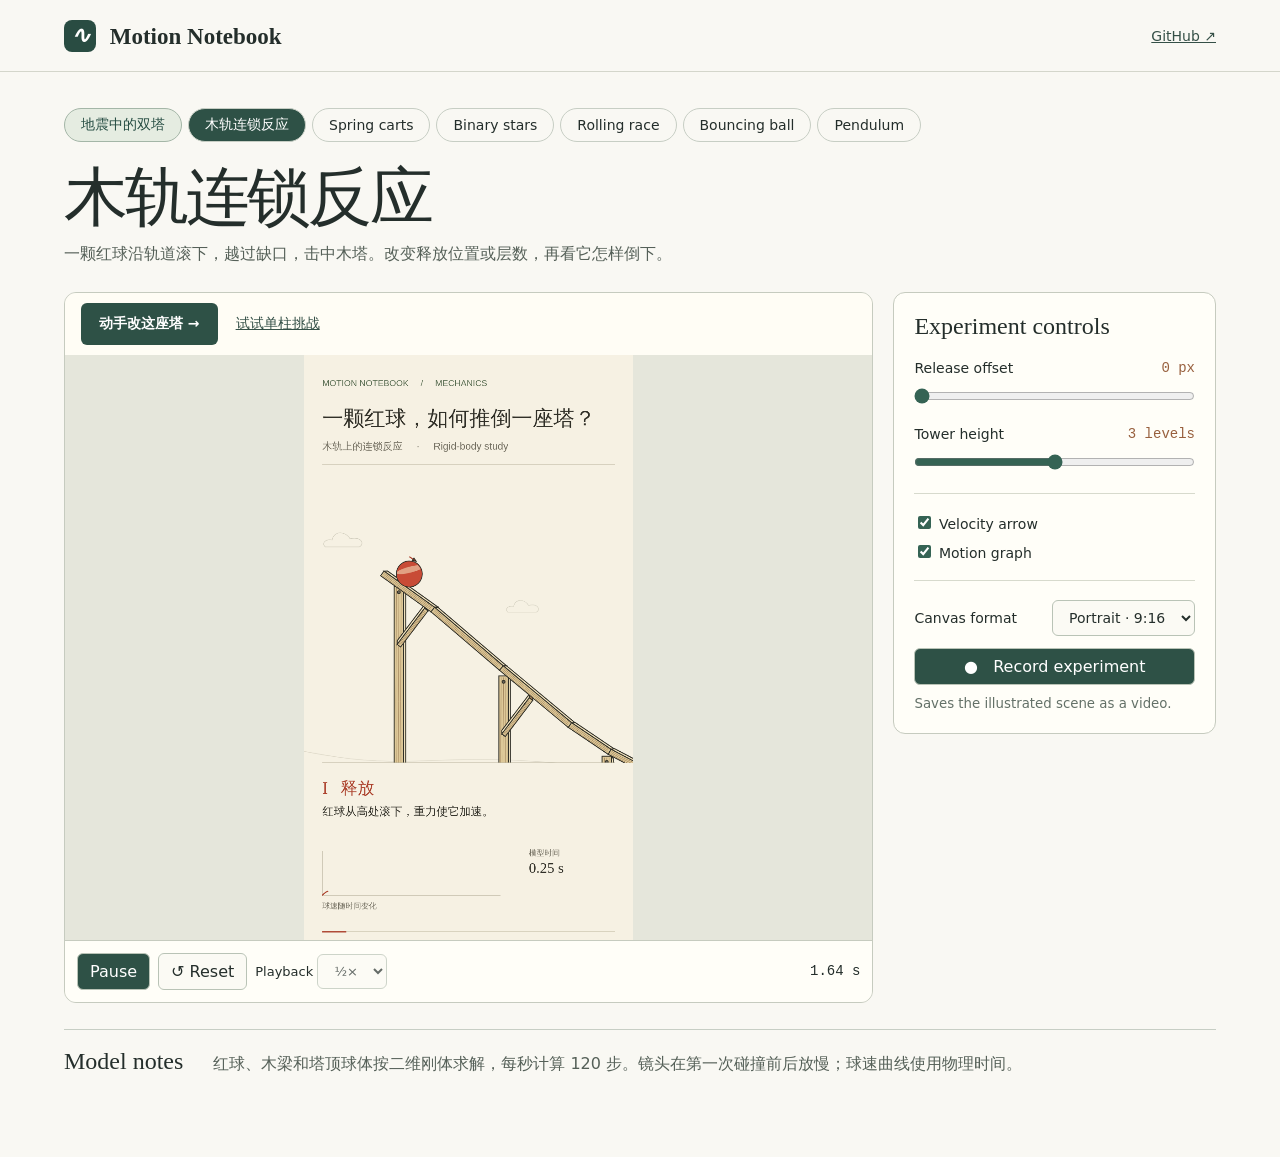
<file: index.html>
<!doctype html><html lang="en"><meta charset="utf-8"><meta name="viewport" content="width=device-width,initial-scale=1"><title>Motion Notebook · Physics studio</title><link rel="stylesheet" href="style.css">
<header><b><i>∿</i> Motion Notebook</b><a href="https://github.com/Yves-cyx/Physics-simulation">GitHub ↗</a></header>
<main><nav aria-label="Experiment"><a class="seismic-entry" href="./seismic.html" lang="zh-CN">地震中的双塔</a><button class="tab" data-mode="cascade">木轨连锁反应</button><button class="tab" data-mode="carts">Spring carts</button><button class="tab" data-mode="binary">Binary stars</button><button class="tab" data-mode="race">Rolling race</button><button class="tab active" data-mode="bounce">Bouncing ball</button><button class="tab" data-mode="pendulum">Pendulum</button></nav>
<h1 id="title">The bouncing ball.</h1><p id="intro">Drop a basketball onto hardwood and follow the energy through each rebound.</p>
<section class="studio"><article><div id="towerEntry"><a id="buildTower" href="./tower.html">动手改这座塔 →</a><a href="./tower.html">试试单柱挑战</a></div><canvas id="field" width="1000" height="640" aria-label="Animated experiment with scale, velocity and live motion graph"></canvas><div class="transport"><button id="play">Pause</button><button id="reset">↺ Reset</button><label>Playback <select id="rate"><option value=".25">¼×</option><option value=".5" selected>½×</option><option value="1">1×</option></select></label><output id="clock">0.00 s</output></div></article>
<aside><h2>Experiment controls</h2><div id="params"></div><hr><label class="check"><input id="vector" type="checkbox" checked> Velocity arrow</label><label class="check"><input id="trace" type="checkbox" checked> Motion graph</label><hr><label class="layout">Canvas format <select id="format"><option value="portrait">Portrait · 9:16</option><option value="wide">Landscape</option></select></label><label class="check" id="guideLabel"><input id="guide" type="checkbox" checked> Guided replay · 12 seconds</label><button id="record">● &nbsp; Record experiment</button><small id="status" role="status">Saves the illustrated scene as a video.</small></aside></section>
<section class="notes"><h2>Model notes</h2><p id="model"></p></section></main><script src="vendor/matter.min.js"></script><script type="module" src="studio.js"></script></html>
</file>
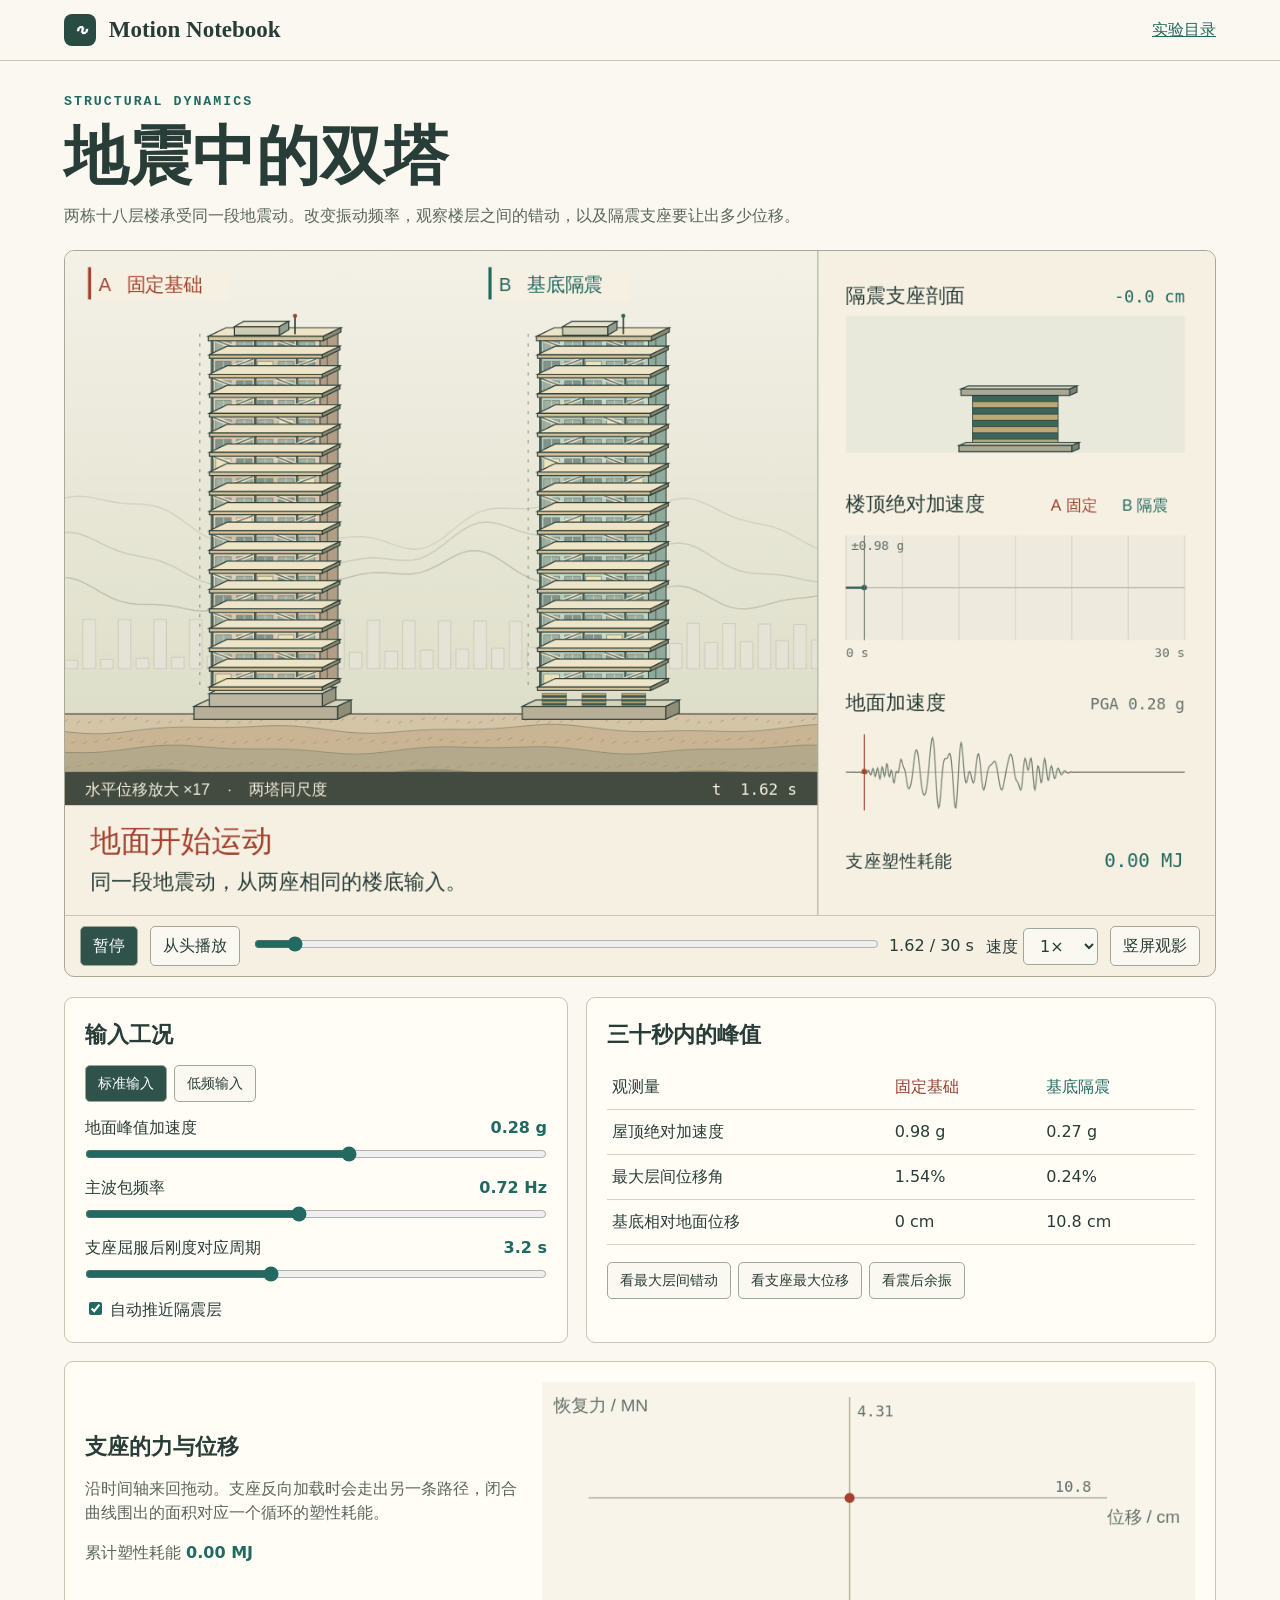
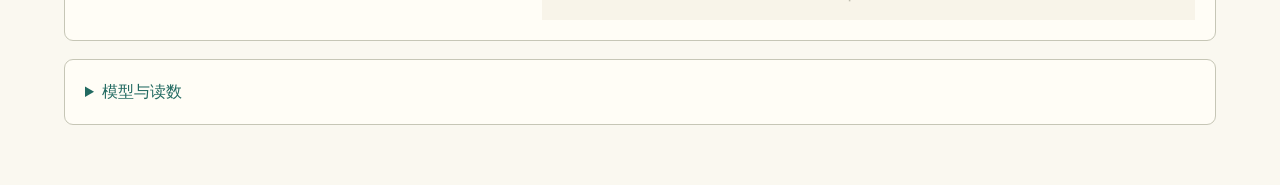
<file: seismic.html>
<!doctype html>
<html lang="zh-CN"><head>
<meta charset="utf-8"><meta name="viewport" content="width=device-width, initial-scale=1">
<title>地震中的双塔 · Motion Notebook</title>
<link rel="stylesheet" href="seismic.css"></head>
<body><header><a class="brand" href="./index.html"><i>∿</i> Motion Notebook</a><a href="./index.html">实验目录</a></header>
<main><div class="heading"><p class="kicker">STRUCTURAL DYNAMICS</p><h1>地震中的双塔</h1><p>两栋十八层楼承受同一段地震动。改变振动频率，观察楼层之间的错动，以及隔震支座要让出多少位移。</p></div>
<section class="viewer" aria-label="结构动画与播放控制"><canvas id="scene" width="1100" height="635" role="img" aria-label="两座十八层建筑在同一地震下的响应。左侧固定基础，右侧基底隔震。"></canvas>
<div class="transport"><button id="play">暂停</button><button id="restart">从头播放</button><label class="timeline"><span class="sr">模拟时间</span><input id="time" type="range" min="0" max="30" step="0.0166667" value="0"></label><output id="clock" for="time">0.00 / 30 s</output><label>速度 <select id="speed"><option value=".25">¼×</option><option value=".5">½×</option><option value="1" selected>1×</option></select></label><button id="cinema" aria-pressed="false">竖屏观影</button></div></section>
<div class="panels"><section><h2>输入工况</h2><div class="presets"><button id="reference">标准输入</button><button id="resonant">低频输入</button></div>
<label class="field" for="pga">地面峰值加速度 <output id="pgaValue"></output></label><input id="pga" type="range" min="0.05" max=".45" step=".01" value=".28">
<label class="field" for="frequency">主波包频率 <output id="frequencyValue"></output></label><input id="frequency" type="range" min=".35" max="1.15" step=".01" value=".72">
<label class="field" for="period">支座屈服后刚度对应周期 <output id="periodValue"></output></label><input id="period" type="range" min="2" max="5" step=".1" value="3.2">
<label class="check"><input id="follow" type="checkbox" checked> 自动推近隔震层</label>
</section><section><h2>三十秒内的峰值</h2>
<table><thead><tr><th scope="col">观测量</th><th scope="col">固定基础</th><th scope="col">基底隔震</th></tr></thead><tbody>
<tr><th scope="row">屋顶绝对加速度</th><td id="fa"></td><td id="ia"></td></tr>
<tr><th scope="row">最大层间位移角</th><td id="fd"></td><td id="idrift"></td></tr>
<tr><th scope="row">基底相对地面位移</th><td>0 cm</td><td id="ib"></td></tr></tbody></table>
<div class="events"><button id="jumpDrift">看最大层间错动</button><button id="jumpBase">看支座最大位移</button><button id="jumpTail">看震后余振</button></div><p id="eventNote" role="status"></p>
</section><section class="loop"><div><h2>支座的力与位移</h2><p>沿时间轴来回拖动。支座反向加载时会走出另一条路径，闭合曲线围出的面积对应一个循环的塑性耗能。</p><p class="energy">累计塑性耗能 <output id="energy"></output></p></div><canvas id="loop" width="780" height="284" role="img" aria-label="隔震支座的恢复力与水平位移滞回曲线"></canvas></section></div>
<details><summary>模型与读数</summary><p>两塔上部完全相同，每层高 3.4 m，各层质量和侧向刚度随高度递减。固定基础模型有 18 个水平自由度，隔震模型增加 1 个基底自由度。楼层间以线弹性剪切弹簧和黏性阻尼器连接，隔震层采用双线性随动硬化与并联黏性阻尼。支座图显示弹塑性恢复力，黏性阻尼单独参与动力计算。</p><p>地震动由五个有限时长的波包合成，21 s 后停止输入。积分步长为 1/300 s，读数以 60 Hz 采样。层间位移角取相邻楼板的水平位移差除以层高。动画放大了水平位移，两塔使用相同倍率。上部结构仅模拟弹性水平响应，未考虑扭转、损伤或倒塌。</p></details>
</main><script type="module" src="seismic-page.mjs"></script></body></html>
</file>
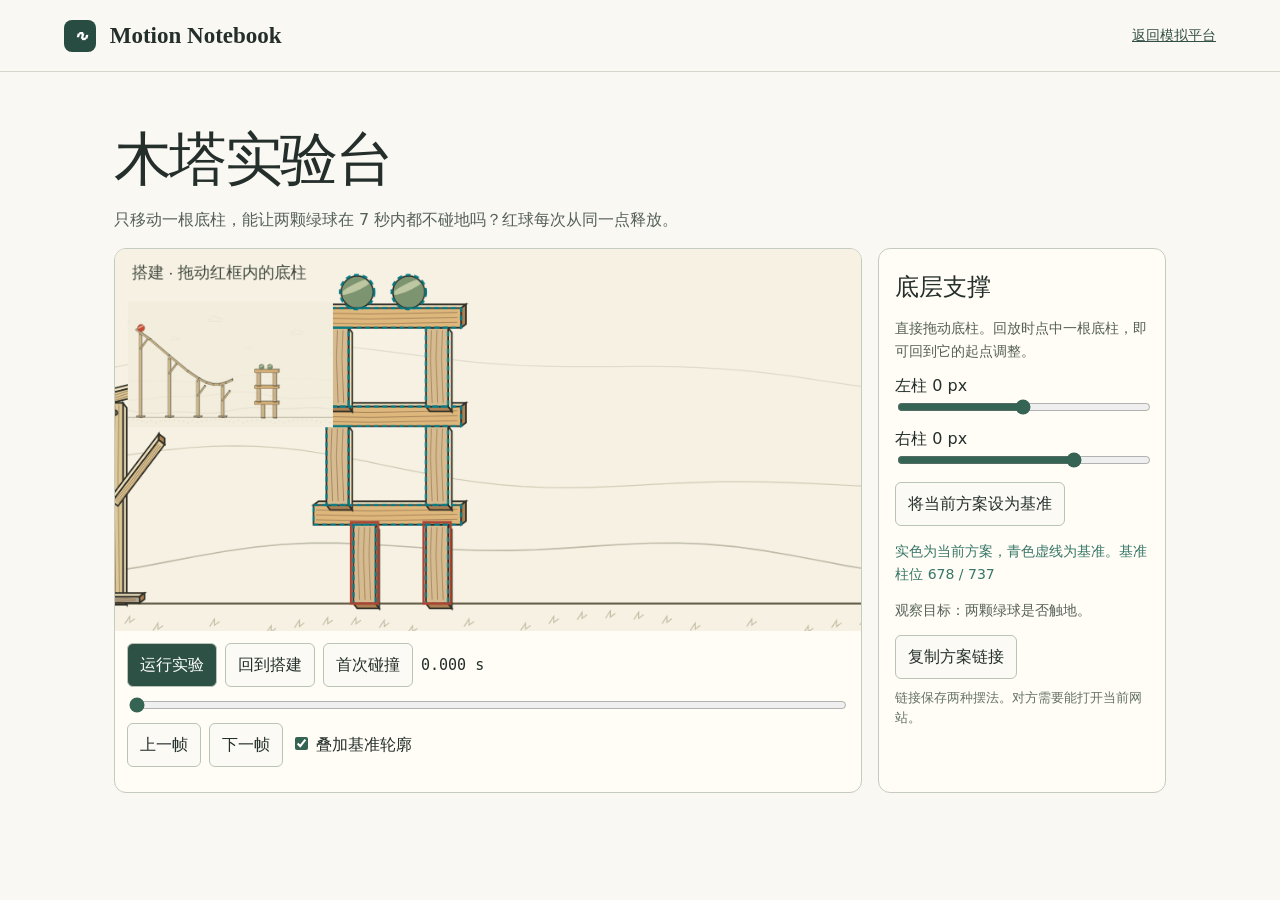
<file: tower.html>
<!doctype html><html lang="zh-CN"><meta charset="utf-8"><meta name="viewport" content="width=device-width,initial-scale=1"><title>木塔实验台 · Motion Notebook</title><link rel="stylesheet" href="style.css">
<style>
main{max-width:1180px}h1{font-size:clamp(34px,5vw,58px)}.bench{display:grid;grid-template-columns:minmax(0,2.6fr) minmax(215px,1fr);gap:16px}.panel{border:1px solid #c6cbbf;border-radius:12px;background:#fffdf5;padding:16px}.surface{padding:0;overflow:hidden}.tools{display:flex;align-items:center;gap:8px;flex-wrap:wrap;padding:12px}.tools input{width:100%}#world{touch-action:none}#eventJump{border-color:#458379;color:#245c52;background:#eef6f0}.tools button,.settings button{min-height:44px}.primary{background:#2e5146;color:white}.settings label{display:block;margin:14px 0}.settings input[type=range]{display:block;width:100%}#readout{font:15px monospace}h2{margin:6px 0 12px}.settings p{font-size:14px}.legend{color:#377669}#note{min-height:1.5em}#shareurl{width:100%}@media(max-width:760px){.bench{grid-template-columns:1fr}}
</style>
<header><b><i>∿</i> Motion Notebook</b><a href="./index.html">返回模拟平台</a></header><main><h1>木塔实验台</h1><p><span id="task">只移动一根底柱，能让两颗绿球在 7 秒内都不碰地吗？红球每次从同一点释放。</span></p>
<div class="bench"><div class="panel surface"><canvas width="880" height="450" id="world" aria-label="木塔与两根可水平拖动的底柱，亦可用位置滑块操作"></canvas>
<div class="tools"><button id="eventJump" hidden></button><button id="run" class="primary">运行实验</button><button id="edit">回到搭建</button><button id="hit">首次碰撞</button><output id="readout"></output><input id="timeline" type="range" min="0" max="840" value="0" step="1" aria-label="逐帧时间轴"><button id="back">上一帧</button><button id="next">下一帧</button><label><input type="checkbox" id="ghost" checked style="width:auto"> 叠加基准轮廓</label></div></div>
<div class="panel settings"><h2>底层支撑</h2><p>直接拖动底柱。回放时点中一根底柱，即可回到它的起点调整。</p><label>左柱 <output id="leftVal"></output><input id="left" type="range" min="640" max="753"></label><label>右柱 <output id="rightVal"></output><input id="right" type="range" min="640" max="753"></label>
<button id="pin">将当前方案设为基准</button><p class="legend" id="basis"></p><p id="result"></p><button id="share">复制方案链接</button><small id="scope"></small><input hidden readonly id="shareurl" aria-label="方案链接"><p id="note" role="status"></p></div></div></main>
<script src="vendor/matter.min.js"></script><script type="module" src="tower.mjs"></script></html>
</file>
<file: style.css>
*{box-sizing:border-box}body{margin:0;background:#f9f8f3;color:#242e2b;font:16px system-ui,sans-serif}header{height:72px;padding:0 max(5vw,24px);border-bottom:1px solid #d4d6cb;display:flex;align-items:center;justify-content:space-between}header b{font: bold 23px Georgia}header i{display:inline-grid;place-items:center;background:#294c42;color:#fff;width:32px;height:32px;border-radius:8px;margin-right:8px}a{color:#355047;font-size:14px}main{max-width:1380px;margin:auto;padding:36px 5vw}button,select{font:inherit;color:inherit;cursor:pointer}nav{display:flex;gap:6px}.tab{border:1px solid #c7cec4;border-radius:30px;padding:7px 16px;background:transparent;font-size:14px}.active,#play,#record{background:#2e5146;color:white}h1{font:normal clamp(38px,5vw,74px)/1.05 Georgia,serif;letter-spacing:-.045em;margin:22px 0 10px}p{color:#556058;line-height:1.6}#intro{margin:0 0 25px}.studio{display:grid;grid-template-columns:minmax(0,1fr) minmax(245px,28%);gap:20px}article,aside{border:1px solid #c6cbbf;border-radius:12px;overflow:hidden;background:#fffef8}canvas{width:100%;display:block}button,select{background:#fbfaf4;border:1px solid #b9c3b6;border-radius:6px;padding:8px 12px}button:hover{filter:brightness(.94)}.transport{display:flex;align-items:center;gap:8px;border-top:1px solid #c6cbbf;padding:12px;flex-wrap:wrap}.transport label{font-size:13px}.transport output{margin-left:auto;font:14px monospace}aside{padding:20px}h2{font:normal 24px Georgia;margin:0 0 20px}.param{display:block;margin:18px 0}.param span{display:flex;justify-content:space-between;font-size:14px}.param output{font-family:monospace;color:#98603e}.param input{width:100%;margin:12px 0 0}input{accent-color:#356354}hr{border:0;border-top:1px solid #d7dacd;margin:19px 0}.check{display:block;font-size:14px;margin:10px 0}#record{width:100%}small{display:block;color:#647168;margin-top:9px;line-height:1.45}button:disabled{cursor:default;opacity:.6}.notes{display:flex;align-items:baseline;gap:30px;border-top:1px solid #c7cec4;margin:26px 0;padding-top:18px}.notes h2{white-space:nowrap}.notes p{margin:0;max-width:860px}@media(max-width:780px){main{padding:22px 4vw}.studio{grid-template-columns:1fr}header{height:54px}.notes{display:block}.notes h2{margin-bottom:5px}}
article{align-self:start;background:#e5e6db}canvas.portrait{width:auto;height:min(65vh,720px);max-width:100%;max-height:177.77vw;margin:auto}.transport{background:#fffef8}.layout{display:flex;align-items:center;justify-content:space-between;gap:6px;font-size:14px}.layout select{font-size:14px}.check[hidden]{display:none}#record{margin-top:12px}aside{align-self:start}
nav{flex-wrap:wrap}

#towerEntry{background:#fffdf5;padding:10px 16px;display:flex;align-items:center;gap:18px;flex-wrap:wrap}#towerEntry[hidden]{display:none}#buildTower{display:inline-block;border-radius:6px;background:#2e5146;color:white;text-decoration:none;padding:12px 18px;font-weight:600}

.seismic-entry{font-size:14px;padding:7px 16px;border:1px solid #a4b6a7;border-radius:30px;display:inline-flex;align-items:center;text-decoration:none;background:#e5ece1;color:#254c42;white-space:nowrap}
</file>
<file: seismic.css>
*{box-sizing:border-box}
:root{--ink:#293d38;--teal:#226a61;--muted:#5b665d;--line:#c6c6b6;--paper:#faf8f0;--serif:"Noto Serif CJK SC","Songti SC",Georgia,serif}
body{margin:0;background:var(--paper);color:var(--ink);font:16px/1.5 system-ui,"Noto Sans CJK SC",sans-serif}
header{padding:14px max(5vw,20px);display:flex;align-items:center;justify-content:space-between;border-bottom:1px solid var(--line)}
a{color:var(--teal)}.brand{font:bold 23px Georgia,serif;text-decoration:none;color:var(--ink)}.brand i{display:inline-grid;place-items:center;background:#294c42;color:white;width:32px;height:32px;border-radius:8px;margin-right:7px}
main{width:min(90%,1180px);margin:32px auto 60px}.heading{margin-bottom:22px}.kicker{color:var(--teal);font:700 .83rem/1.4 monospace;letter-spacing:.15em;margin:0}
h1,h2{font-family:var(--serif);font-weight:600}h1{font-size:clamp(2.2rem,5vw,4.4rem);line-height:1.2;margin:7px 0 9px}h2{margin:0 0 13px;font-size:1.4rem}
p{margin:8px 0;color:var(--muted)}.viewer{overflow:hidden;background:#f5f0e2;border:1px solid #aaa998;border-radius:10px}canvas{width:100%;height:auto;display:block}
button,select{font:inherit;color:var(--ink);background:var(--paper);border:1px solid #9ea899;border-radius:5px;padding:7px 12px;cursor:pointer}
button:hover,select:hover{background:#e6e9dc}button:focus-visible,a:focus-visible,input:focus-visible,select:focus-visible,summary:focus-visible{outline:3px solid #a5412e;outline-offset:2px}
button[aria-pressed=true],#play{background:#2f534a;color:white}input{accent-color:var(--teal)}
.transport{display:flex;align-items:center;gap:12px;border-top:1px solid var(--line);padding:10px 15px;flex-wrap:wrap}.timeline{flex:1;min-width:100px}.timeline input{width:100%}output,td{font-variant-numeric:tabular-nums}
.panels{display:grid;grid-template-columns:4fr 5fr;gap:18px;margin-top:20px}.panels section,details{background:#fffdf6;border:1px solid var(--line);border-radius:9px;padding:20px}
.field{display:flex;justify-content:space-between;align-items:center;margin-top:14px}.field output,.energy output{color:var(--teal);font-weight:650}.field+input{width:100%;margin:6px 0;display:block}.check{display:block;margin-top:16px}
.presets,.events{display:flex;flex-wrap:wrap;gap:7px}.events{margin-top:17px}.events button,.presets button{font-size:.9rem}
table{width:100%;border-collapse:collapse;text-align:left}th,td{padding:10px 5px;border-bottom:1px solid #d3d3c4}th{font-weight:500}thead th:nth-child(2){color:#973b2b}thead th:nth-child(3){color:var(--teal)}#eventNote{font-size:.92rem}
.loop{grid-column:1/-1;display:grid;grid-template-columns:2fr 3fr;gap:22px;align-items:center}.energy{margin-top:16px}details{margin-top:18px}summary{cursor:pointer;color:var(--teal)}
.sr{position:absolute;width:1px;height:1px;overflow:hidden;clip-path:inset(50%)}
@media(max-width:760px){main{width:94%;margin:22px auto}.panels{grid-template-columns:1fr;gap:12px}.loop{display:block}.loop canvas{margin-top:15px}.transport{gap:8px}.timeline{order:2;flex-basis:100%}#clock{margin-left:auto;font-size:.85rem}.panels section,details{padding:15px}.transport button,.transport select{padding:6px 8px}header{padding:10px 4%}th,td{font-size:.9rem}.heading p{font-size:.95rem}}

#scene.cinema{width:auto;max-width:100%;height:min(76vh,166vw);margin:auto}
</file>
